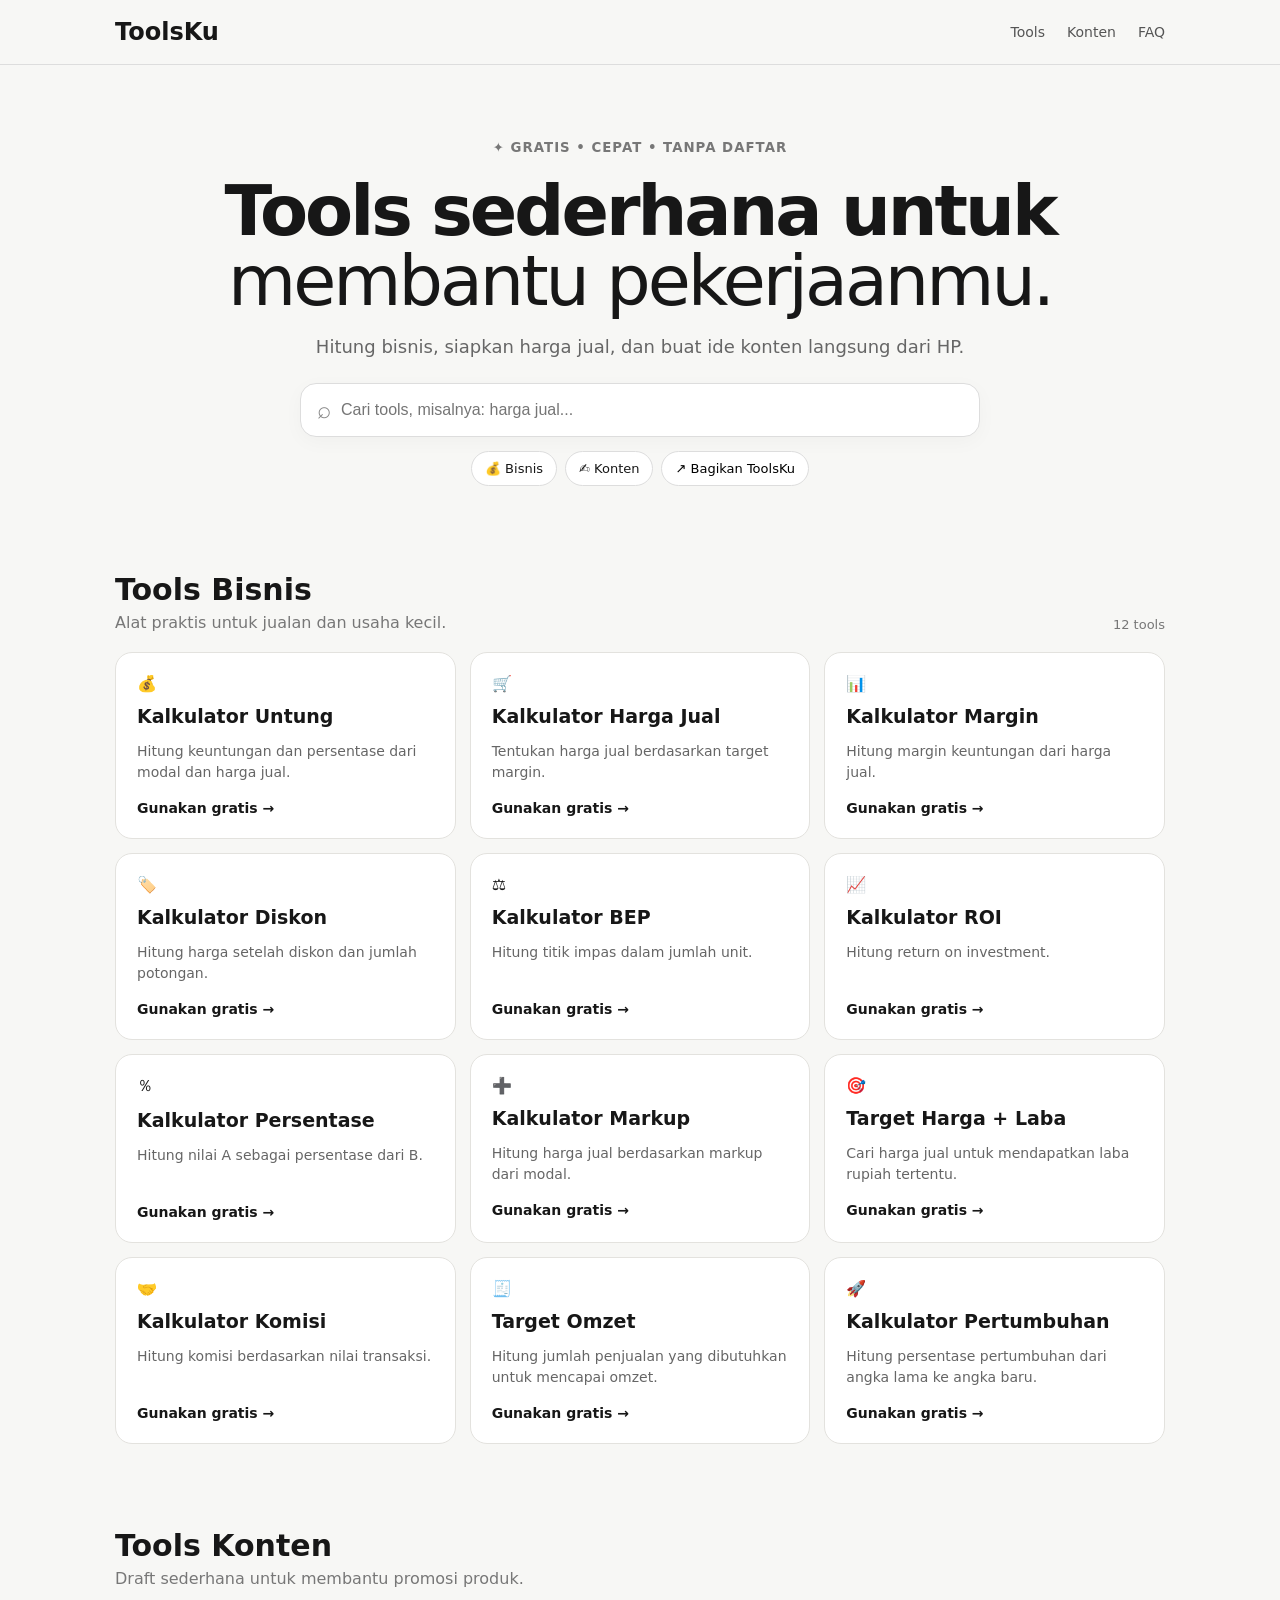
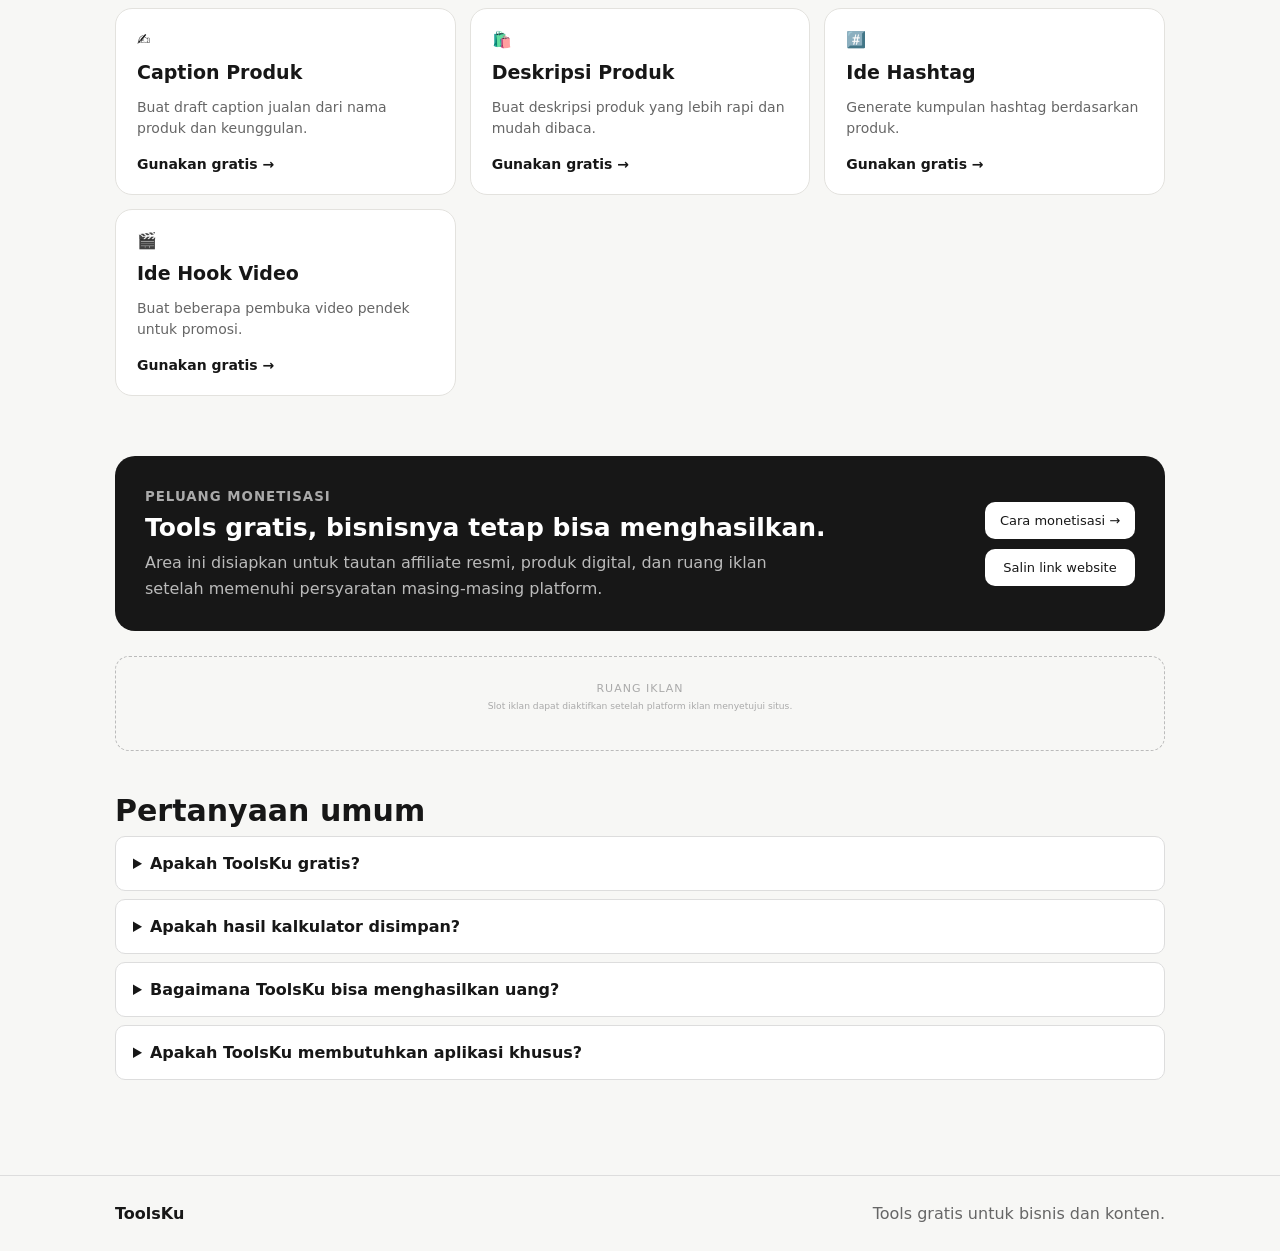
<file: index.html>
<!doctype html>
<html lang="id">
<head>
<meta charset="utf-8">
<meta name="viewport" content="width=device-width,initial-scale=1">
<title>ToolsKu — Kalkulator Bisnis Gratis</title>
<link rel="canonical" href="https://dinulkaafa123-coder.github.io/Toolsku/">
<meta name="robots" content="index, follow">
  <meta name="description" content="Tools bisnis gratis tanpa daftar: kalkulator untung, harga jual, margin, diskon, BEP, ROI, markup, komisi, target laba, dan alat konten sederhana.">
<meta name="theme-color" content="#f7f7f5">
<link rel="stylesheet" href="style.css">
</head>
<body>
<header><div class="wrap nav"><a class="brand" href="#">ToolsKu</a><nav><a href="#tools">Tools</a><a href="#konten">Konten</a><a href="#faq">FAQ</a></nav></div></header>
<main>
<section class="hero wrap">
<small>✦ GRATIS • CEPAT • TANPA DAFTAR</small>
<h1>Tools sederhana untuk <i>membantu pekerjaanmu.</i></h1>
<p>Hitung bisnis, siapkan harga jual, dan buat ide konten langsung dari HP.</p>
<div class="searchbox"><span>⌕</span><input id="search" autocomplete="off" placeholder="Cari tools, misalnya: harga jual..."></div>
<div class="quick"><a href="#tools">💰 Bisnis</a><a href="#konten">✍️ Konten</a><button onclick="shareSite()">↗ Bagikan ToolsKu</button></div>
</section>

<section id="tools" class="wrap section">
<div class="head"><div><h2>Tools Bisnis</h2><p>Alat praktis untuk jualan dan usaha kecil.</p></div><span id="count"></span></div>
<div id="grid" class="grid"></div>
</section>

<section id="konten" class="wrap section">
<div class="head"><div><h2>Tools Konten</h2><p>Draft sederhana untuk membantu promosi produk.</p></div></div>
<div class="grid content-grid">
<article class="card" onclick="contentTool('caption')">✍️<h3>Caption Produk</h3><p>Buat draft caption jualan dari nama produk dan keunggulan.</p><b>Gunakan gratis →</b></article>
<article class="card" onclick="contentTool('description')">🛍️<h3>Deskripsi Produk</h3><p>Buat deskripsi produk yang lebih rapi dan mudah dibaca.</p><b>Gunakan gratis →</b></article>
<article class="card" onclick="contentTool('hashtag')">#️⃣<h3>Ide Hashtag</h3><p>Generate kumpulan hashtag berdasarkan produk.</p><b>Gunakan gratis →</b></article>
<article class="card" onclick="contentTool('hook')">🎬<h3>Ide Hook Video</h3><p>Buat beberapa pembuka video pendek untuk promosi.</p><b>Gunakan gratis →</b></article>
</div>
</section>

<section class="wrap monet">
<div><small>PELUANG MONETISASI</small><h2>Tools gratis, bisnisnya tetap bisa menghasilkan.</h2><p>Area ini disiapkan untuk tautan affiliate resmi, produk digital, dan ruang iklan setelah memenuhi persyaratan masing-masing platform.</p></div>
<div class="monet-actions"><a href="#faq">Cara monetisasi →</a><button onclick="copyText(location.href)">Salin link website</button></div>
</section>

<section class="wrap ad"><span>RUANG IKLAN</span><small>Slot iklan dapat diaktifkan setelah platform iklan menyetujui situs.</small></section>

<section id="faq" class="wrap section faq">
<h2>Pertanyaan umum</h2>
<details><summary>Apakah ToolsKu gratis?</summary><p>Ya. Tools dasar di halaman ini dapat digunakan tanpa membuat akun.</p></details>
<details><summary>Apakah hasil kalkulator disimpan?</summary><p>Tidak. Perhitungan dilakukan di browser pada perangkatmu.</p></details>
<details><summary>Bagaimana ToolsKu bisa menghasilkan uang?</summary><p>Beberapa model yang dapat digunakan adalah iklan, affiliate resmi, dan penjualan produk digital. Masing-masing memerlukan trafik dan/atau persetujuan program terkait.</p></details>
<details><summary>Apakah ToolsKu membutuhkan aplikasi khusus?</summary><p>Tidak. Website dapat dibuka melalui browser di HP maupun komputer.</p></details>
</section>
</main>
<footer><div class="wrap"><b>ToolsKu</b><span>Tools gratis untuk bisnis dan konten.</span></div></footer>
<div id="modal" class="modal hidden"><div class="box"><button class="close" onclick="closeM()" aria-label="Tutup">×</button><div id="body"></div></div></div>
<div id="toast" class="toast hidden"></div>
<script src="script.js"></script>
</body>
</html>
</file>
<file: style.css>
*{box-sizing:border-box}html{scroll-behavior:smooth}body{margin:0;background:#f7f7f5;color:#171717;font-family:system-ui,-apple-system,BlinkMacSystemFont,"Segoe UI",sans-serif}a{text-decoration:none;color:inherit}.wrap{max-width:1050px;width:calc(100% - 32px);margin:auto}header{border-bottom:1px solid #ddd;background:#f7f7f5ee;backdrop-filter:blur(10px);position:sticky;top:0;z-index:5}.nav{height:64px;display:flex;align-items:center;justify-content:space-between}.brand{font-size:24px;font-weight:800}.nav nav{display:flex;gap:22px;font-size:14px;color:#555}.hero{text-align:center;padding:72px 0 44px}.hero small{font-weight:800;color:#777;letter-spacing:1px}.hero h1{font-size:clamp(40px,7vw,70px);line-height:1;letter-spacing:-3px;margin:20px auto;max-width:850px}.hero i{font-weight:400;font-style:normal}.hero p{color:#666;font-size:18px;max-width:680px;margin:0 auto 26px}.searchbox{width:min(680px,100%);margin:auto;background:#fff;border:1px solid #ddd;border-radius:16px;display:flex;align-items:center;padding:0 16px;box-shadow:0 5px 20px #00000008}.searchbox span{font-size:24px;color:#888}.searchbox input{width:100%;padding:17px 10px;border:0;outline:0;font-size:16px;background:transparent}.quick{display:flex;gap:8px;justify-content:center;flex-wrap:wrap;margin-top:14px}.quick a,.quick button{border:1px solid #ddd;background:#fff;border-radius:999px;padding:9px 13px;font:inherit;font-size:13px;cursor:pointer}.section{padding:42px 0}.head{display:flex;justify-content:space-between;align-items:end;gap:20px}.head h2,.section>h2{font-size:30px;margin:0 0 6px}.head p{margin:0;color:#777}.head span{color:#777;font-size:13px;white-space:nowrap}.grid{display:grid;grid-template-columns:repeat(3,1fr);gap:14px;margin-top:20px}.card{background:#fff;border:1px solid #e3e2de;border-radius:17px;padding:21px;min-height:185px;cursor:pointer;transition:.18s}.card:hover{box-shadow:0 10px 25px #0001;transform:translateY(-2px)}.card h3{margin:12px 0 7px;font-size:19px}.card p{color:#666;font-size:14px;line-height:1.5;min-height:43px}.card b{font-size:14px}.empty{grid-column:1/-1;background:#fff;border:1px dashed #ccc;border-radius:15px;padding:25px;color:#777}.monet{background:#171717;color:white;border-radius:20px;padding:30px;margin-top:18px;display:flex;justify-content:space-between;gap:25px;align-items:center}.monet small{color:#aaa;letter-spacing:1px;font-weight:700}.monet h2{margin:8px 0;font-size:25px}.monet p{color:#bbb;max-width:650px;line-height:1.6;margin:0}.monet-actions{display:flex;flex-direction:column;gap:10px;min-width:150px}.monet-actions a,.monet-actions button{background:white;color:#171717;border:0;border-radius:10px;padding:11px 14px;font-weight:700;text-align:center;cursor:pointer;font:inherit;font-size:13px}.ad{min-height:95px;border:1px dashed #bbb;border-radius:14px;margin-top:25px;text-align:center;padding:25px;color:#aaa;font-size:11px;letter-spacing:1px;display:flex;flex-direction:column;gap:5px}.ad small{letter-spacing:0}.faq details{background:#fff;padding:17px;border:1px solid #ddd;border-radius:10px;margin:8px 0}.faq summary{cursor:pointer;font-weight:650}.faq p{color:#666;line-height:1.6}footer{margin-top:45px;padding:28px 0;border-top:1px solid #ddd;color:#666}footer .wrap{display:flex;justify-content:space-between;gap:10px}footer b{color:#171717}.modal{position:fixed;inset:0;background:#0008;display:flex;align-items:center;justify-content:center;padding:16px;z-index:10}.hidden{display:none}.box{background:#fff;border-radius:18px;padding:25px;width:min(500px,100%);max-height:90vh;overflow:auto;position:relative}.close{position:absolute;right:12px;top:7px;border:0;background:none;font-size:30px;cursor:pointer}.field{margin:12px 0}.field label{display:block;font-size:13px;font-weight:700;margin-bottom:6px}.field input,.field textarea{width:100%;padding:12px;border:1px solid #ddd;border-radius:9px;font:inherit}.primary{background:#171717;color:#fff;border:0;padding:12px 16px;border-radius:9px;font-weight:700;cursor:pointer}.result{margin-top:15px;background:#f0f1ed;padding:15px;border-radius:10px;line-height:1.7}.copybtn{margin-top:12px;border:1px solid #ccc;background:#fff;border-radius:8px;padding:8px 12px;cursor:pointer;font-weight:700}.toast{position:fixed;left:50%;bottom:24px;transform:translateX(-50%);background:#171717;color:#fff;padding:10px 14px;border-radius:999px;z-index:20;font-size:13px;box-shadow:0 5px 20px #0003}@media(max-width:700px){.grid{grid-template-columns:1fr 1fr}.monet{flex-direction:column;align-items:flex-start}.monet-actions{width:100%;flex-direction:row}.monet-actions>*{flex:1}}@media(max-width:480px){.grid{grid-template-columns:1fr}.nav nav{display:none}.hero{padding-top:55px}.hero h1{letter-spacing:-2px}.monet-actions{flex-direction:column;width:100%}footer .wrap{flex-direction:column}}
</file>
